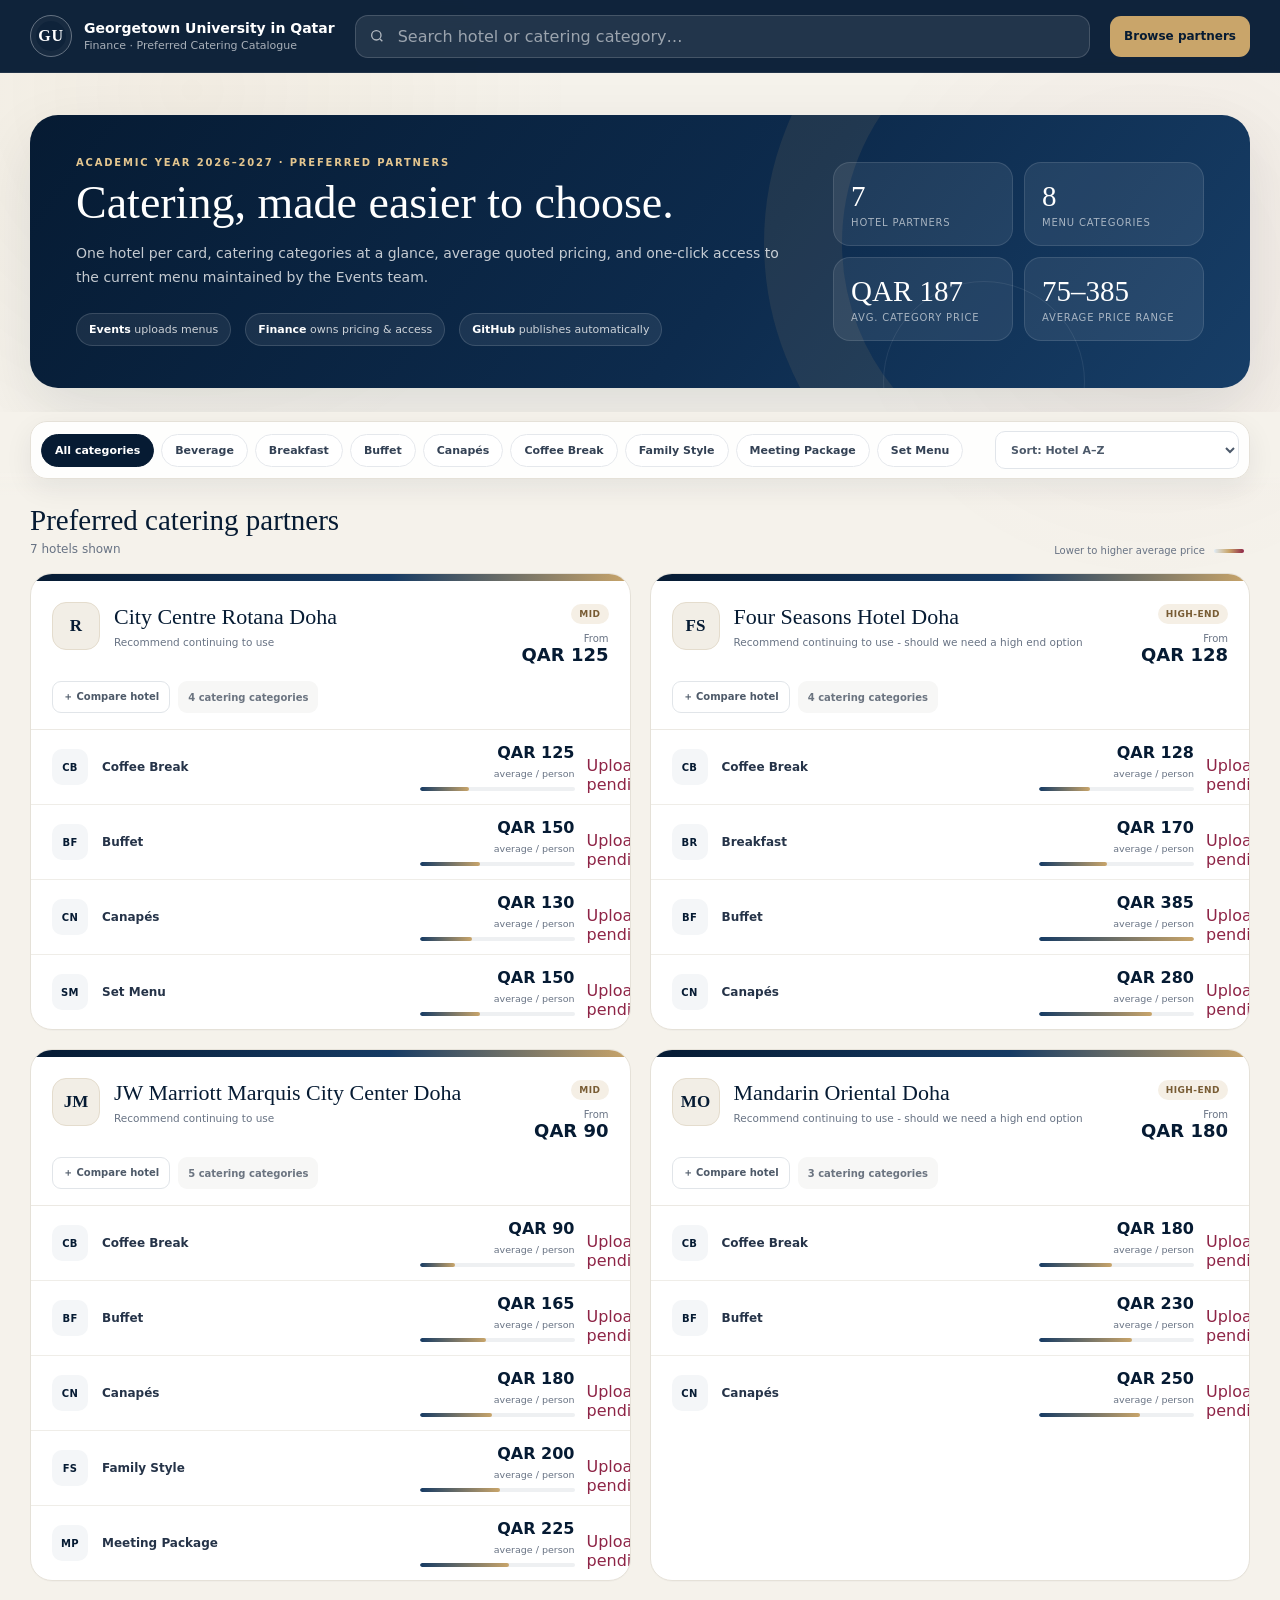
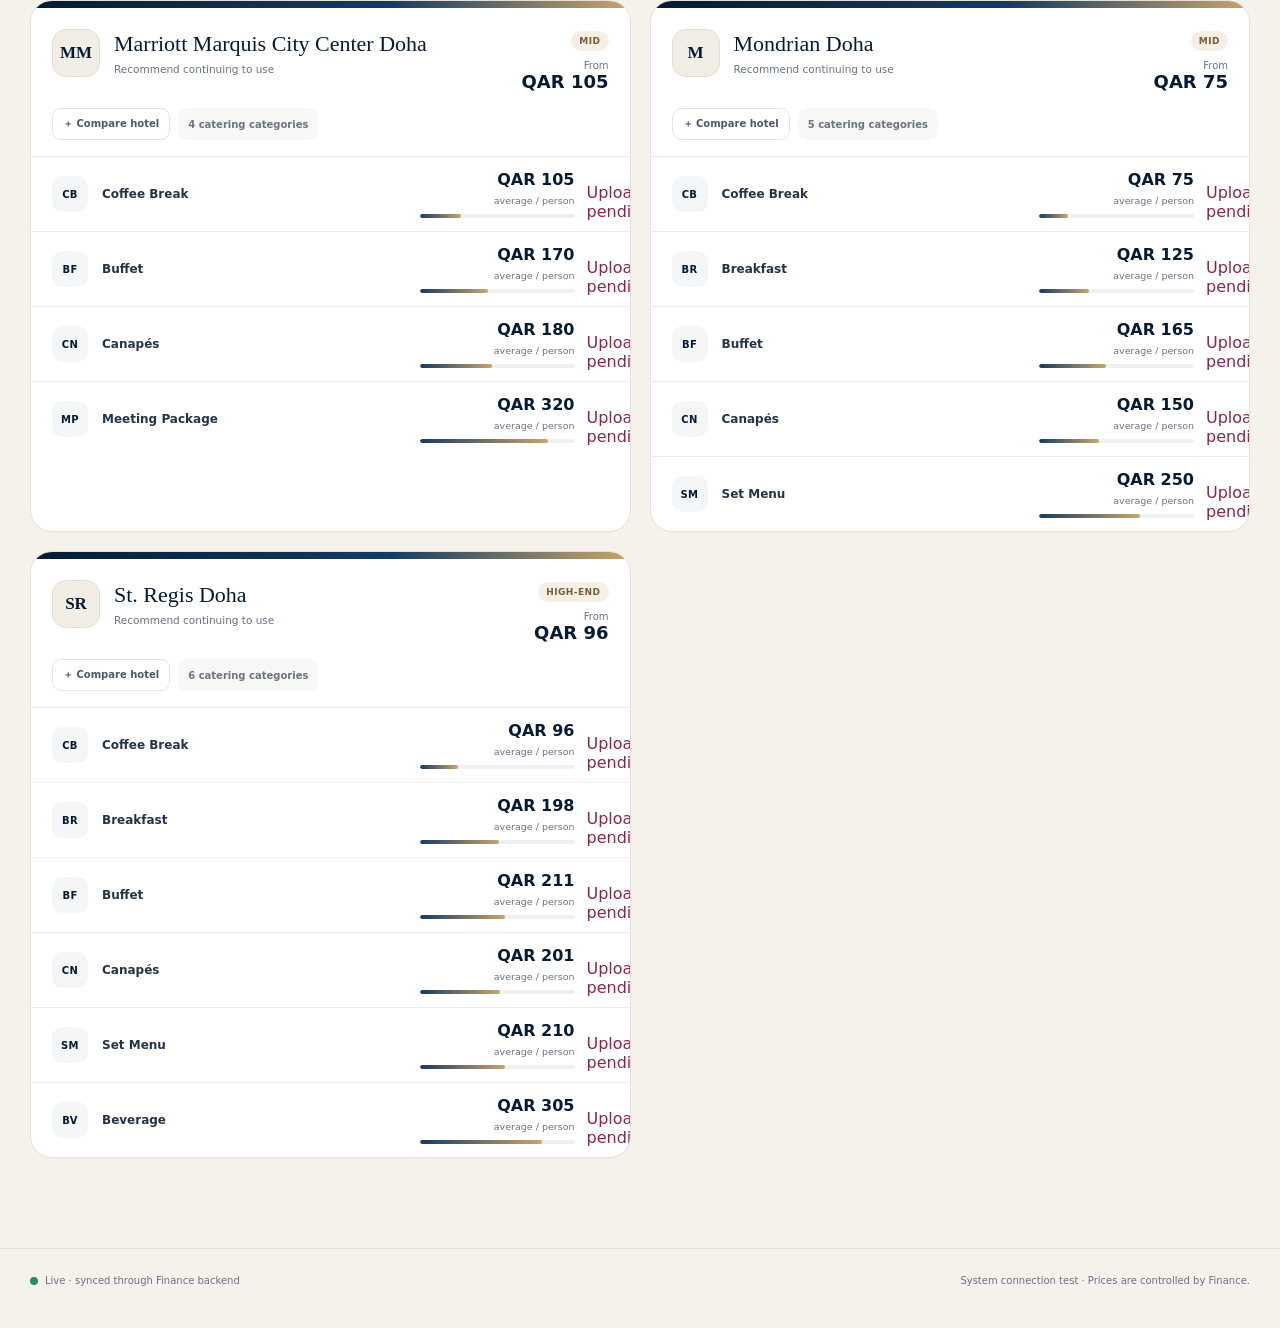
<file: index.html>
<!doctype html>
<html lang="en">
<head>
  <meta charset="utf-8">
  <meta name="viewport" content="width=device-width,initial-scale=1">
  <meta name="theme-color" content="#061b33">
  <title>GU-Q Catering Catalogue</title>
  <link rel="stylesheet" href="styles.css">
</head>
<body>
<header class="topbar">
  <div class="shell topbar-inner">
    <div class="identity"><div class="seal">GU</div><div><strong>Georgetown University in Qatar</strong><small>Finance · Preferred Catering Catalogue</small></div></div>
    <div class="top-search"><svg width="16" height="16" viewBox="0 0 24 24" fill="none" stroke="currentColor" stroke-width="2"><circle cx="11" cy="11" r="7"></circle><path d="m20 20-3.5-3.5"></path></svg><input id="search" placeholder="Search hotel or catering category…" aria-label="Search catalogue"></div>
    <div class="top-actions"><a class="btn btn-outline" id="eventsBtn" href="#" target="_blank" style="display:none;text-decoration:none">Events · Add menu</a><button class="btn btn-gold" onclick="document.getElementById('partners').scrollIntoView({behavior:'smooth'})">Browse partners</button></div>
  </div>
</header>
<section class="hero"><div class="shell"><div class="hero-panel"><div class="hero-grid"><div><div class="eyebrow">Academic Year 2026–2027 · Preferred Partners</div><h1>Catering, made easier to choose.</h1><p class="hero-lead">One hotel per card, catering categories at a glance, average quoted pricing, and one-click access to the current menu maintained by the Events team.</p><div class="hero-meta"><span class="meta-pill"><b>Events</b> uploads menus</span><span class="meta-pill"><b>Finance</b> owns pricing & access</span><span class="meta-pill"><b>GitHub</b> publishes automatically</span></div></div><div class="hero-stats"><div class="hero-stat"><strong id="statHotels">—</strong><span>Hotel partners</span></div><div class="hero-stat"><strong id="statCategories">—</strong><span>Menu categories</span></div><div class="hero-stat"><strong id="statAvg">—</strong><span>Avg. category price</span></div><div class="hero-stat"><strong id="statRange">—</strong><span>Average price range</span></div></div></div></div></div></section>
<div class="control-wrap"><div class="shell"><div class="control-panel"><div class="filters" id="filters"></div><select id="sort" class="sort" aria-label="Sort partners"><option value="name">Sort: Hotel A–Z</option><option value="price">Sort: Lowest starting price</option><option value="average">Sort: Lowest overall average</option></select></div></div></div>
<main id="partners" class="shell"><div class="section-head"><div><h2>Preferred catering partners</h2><p id="resultCount">Loading catalogue…</p></div><div class="legend">Lower to higher average price <span></span></div></div><div class="grid" id="grid"></div></main>
<footer class="footer"><div class="shell footer-inner"><div class="live"><span class="dot" id="statusDot"></span><span id="statusText">Loading catalogue data…</span></div><div><a href="CONNECTION_TEST.html" style="color:inherit">System connection test</a> · Prices are controlled by Finance.</div></div></footer>
<div class="compare-dock" id="compareDock"><strong style="font-size:11px">Compare</strong><div class="compare-items" id="compareItems"></div><button class="compare-clear" id="compareClear">Clear</button><button class="compare-open" id="compareOpen">Compare selected</button></div>
<div class="modal" id="compareModal"><div class="modal-card"><div class="modal-head"><h3>Hotel comparison</h3><button class="modal-close" id="modalClose">×</button></div><div class="matrix-wrap" id="matrixWrap"></div></div></div>
<script src="app.js"></script>
</body>
</html>
</file>
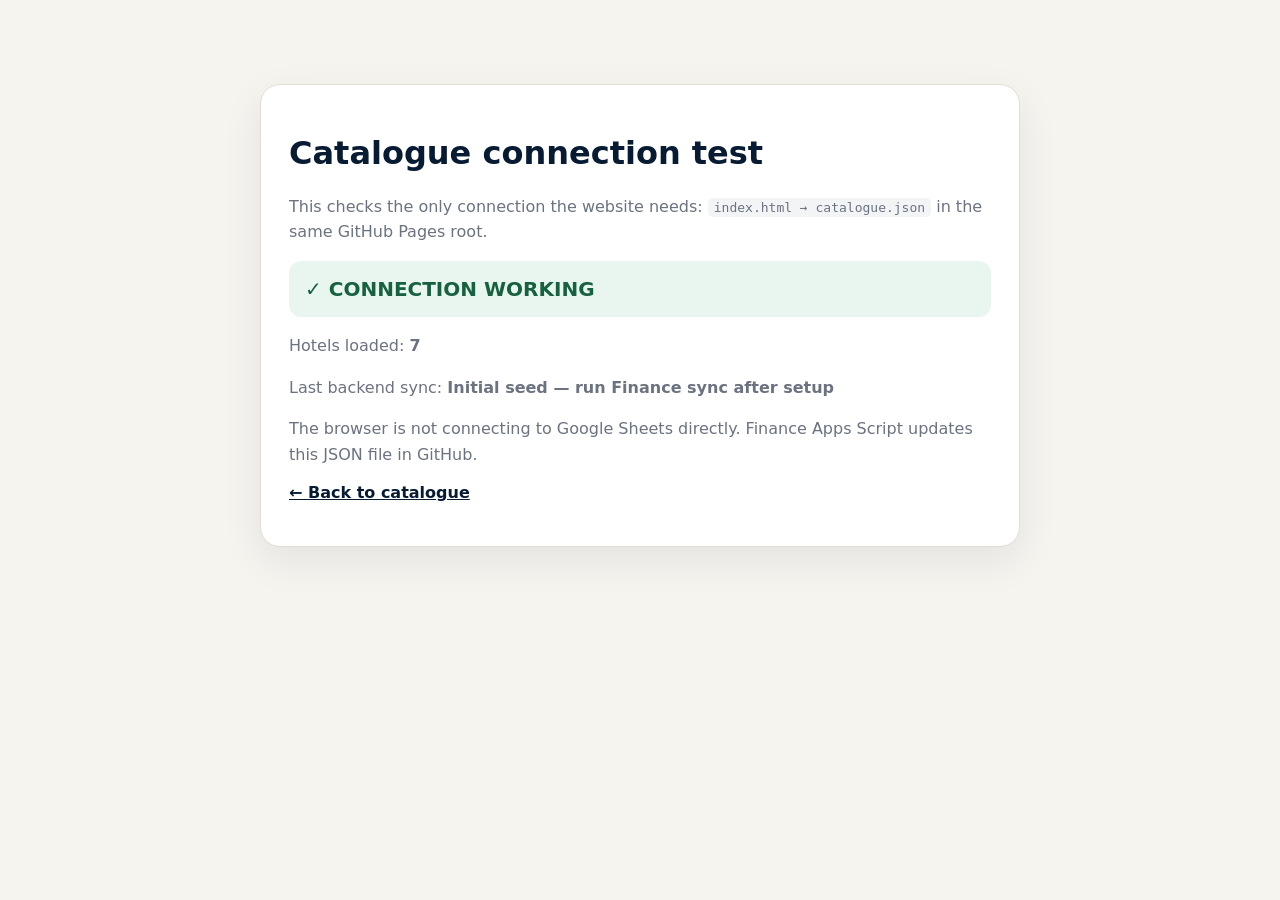
<file: CONNECTION_TEST.html>
<!doctype html><html><head><meta charset="utf-8"><meta name="viewport" content="width=device-width,initial-scale=1"><title>GU-Q Catalogue Connection Test</title><style>body{font-family:system-ui;background:#f6f4ef;color:#17202a;margin:0}.wrap{max-width:760px;margin:60px auto;padding:24px}.card{background:#fff;border:1px solid #e3ded4;border-radius:20px;padding:28px;box-shadow:0 14px 40px rgba(7,27,51,.08)}h1{color:#071b33}.status{font-size:20px;font-weight:800;padding:16px;border-radius:12px;background:#f3f4f6}.ok{background:#e9f6ef;color:#17613f}.bad{background:#fff0f0;color:#9b2226}code{background:#f2f4f6;padding:2px 6px;border-radius:5px}.small{color:#6b7280;line-height:1.6}a{color:#071b33;font-weight:700}</style></head><body><div class="wrap"><div class="card"><h1>Catalogue connection test</h1><p class="small">This checks the only connection the website needs: <code>index.html → catalogue.json</code> in the same GitHub Pages root.</p><div id="status" class="status">Testing…</div><div id="details" class="small"></div><p><a href="index.html">← Back to catalogue</a></p></div></div><script>fetch('catalogue.json?v='+Date.now(),{cache:'no-store'}).then(r=>{if(!r.ok)throw new Error('HTTP '+r.status);return r.json()}).then(d=>{if(!Array.isArray(d.hotels))throw new Error('JSON exists but does not contain a hotels array');document.getElementById('status').className='status ok';document.getElementById('status').textContent='✓ CONNECTION WORKING';document.getElementById('details').innerHTML='<p>Hotels loaded: <b>'+d.hotels.length+'</b></p><p>Last backend sync: <b>'+(d.generated_at||'Initial seed / not yet synced')+'</b></p><p>The browser is not connecting to Google Sheets directly. Finance Apps Script updates this JSON file in GitHub.</p>'}).catch(e=>{document.getElementById('status').className='status bad';document.getElementById('status').textContent='✕ CONNECTION FAILED';document.getElementById('details').innerHTML='<p><b>'+e.message+'</b></p><p>Confirm that <code>catalogue.json</code> is in the same GitHub repository root as <code>index.html</code>, and Pages is publishing <b>main / (root)</b>.</p>'})</script></body></html>
</file>
<file: styles.css>
:root{
 --navy:#061b33;--navy-2:#0d2b4d;--navy-3:#163b64;--cream:#f5f2eb;--paper:#ffffff;
 --ink:#162230;--muted:#687384;--line:#e5e1d8;--gold:#c9a56a;--burg:#8e2446;--green:#26705a;
 --shadow:0 22px 60px rgba(6,27,51,.10);--soft-shadow:0 9px 28px rgba(6,27,51,.07);
}
*{box-sizing:border-box}html{scroll-behavior:smooth}body{margin:0;background:var(--cream);color:var(--ink);font-family:Inter,ui-sans-serif,system-ui,-apple-system,BlinkMacSystemFont,"Segoe UI",sans-serif}
a{text-decoration:none;color:inherit}button,input,select{font:inherit}
body:before{content:"";position:fixed;inset:0;pointer-events:none;background-image:radial-gradient(circle at 15% 10%,rgba(201,165,106,.07),transparent 28%),radial-gradient(circle at 90% 30%,rgba(142,36,70,.045),transparent 24%);z-index:-1}
.shell{max-width:1440px;margin:0 auto;padding:0 30px}
.topbar{position:sticky;top:0;z-index:50;background:rgba(6,27,51,.96);backdrop-filter:blur(18px);color:white;border-bottom:1px solid rgba(255,255,255,.08)}
.topbar-inner{height:72px;display:flex;align-items:center;gap:20px}.identity{display:flex;align-items:center;gap:12px;min-width:300px}.seal{width:42px;height:42px;border:1px solid rgba(255,255,255,.36);border-radius:50%;display:grid;place-items:center;font-family:Georgia,serif;font-weight:700;letter-spacing:.04em;box-shadow:inset 0 0 0 5px rgba(255,255,255,.03)}.identity strong{font-size:14px;display:block}.identity small{display:block;font-size:11px;color:rgba(255,255,255,.64);margin-top:3px}
.top-search{position:relative;flex:1}.top-search svg{position:absolute;left:14px;top:50%;transform:translateY(-50%);opacity:.65}.top-search input{width:100%;height:43px;padding:0 15px 0 42px;border-radius:13px;border:1px solid rgba(255,255,255,.16);outline:none;background:rgba(255,255,255,.08);color:#fff;transition:.2s}.top-search input:focus{background:rgba(255,255,255,.12);border-color:rgba(201,165,106,.65)}.top-search input::placeholder{color:rgba(255,255,255,.55)}
.top-actions{display:flex;gap:9px}.btn{height:41px;border-radius:11px;border:0;padding:0 14px;font-weight:750;font-size:12px;cursor:pointer;transition:.18s}.btn-outline{background:transparent;color:#fff;border:1px solid rgba(255,255,255,.20)}.btn-outline:hover{border-color:rgba(255,255,255,.45)}.btn-gold{background:var(--gold);color:var(--navy)}
.hero{padding:42px 0 24px}.hero-panel{position:relative;overflow:hidden;border-radius:28px;background:linear-gradient(128deg,var(--navy) 0%,var(--navy-2) 58%,#173e67 100%);color:#fff;box-shadow:var(--shadow)}.hero-panel:before{content:"";position:absolute;width:460px;height:460px;border:78px solid rgba(201,165,106,.10);border-radius:50%;right:-130px;top:-180px}.hero-panel:after{content:"";position:absolute;width:200px;height:200px;border:1px solid rgba(255,255,255,.08);border-radius:50%;right:165px;bottom:-95px}.hero-grid{position:relative;z-index:2;display:grid;grid-template-columns:1.45fr .75fr;gap:40px;padding:42px 46px}.eyebrow{font-size:10px;text-transform:uppercase;letter-spacing:.18em;color:#e4c68f;font-weight:850}.hero h1{font-family:Georgia,serif;font-weight:500;font-size:46px;line-height:1.02;margin:12px 0 14px}.hero-lead{max-width:760px;color:rgba(255,255,255,.76);font-size:14px;line-height:1.72;margin:0}.hero-meta{display:flex;gap:14px;flex-wrap:wrap;margin-top:24px}.meta-pill{border:1px solid rgba(255,255,255,.14);background:rgba(255,255,255,.07);padding:9px 12px;border-radius:999px;font-size:11px;color:rgba(255,255,255,.78)}.meta-pill b{color:#fff}
.hero-stats{display:grid;grid-template-columns:1fr 1fr;gap:11px;align-content:center}.hero-stat{background:rgba(255,255,255,.08);border:1px solid rgba(255,255,255,.11);border-radius:17px;padding:17px}.hero-stat strong{display:block;font-family:Georgia,serif;font-size:29px;font-weight:500}.hero-stat span{display:block;margin-top:4px;font-size:10px;color:rgba(255,255,255,.60);text-transform:uppercase;letter-spacing:.08em}
.control-wrap{position:sticky;top:72px;z-index:35;padding:9px 0 17px;background:linear-gradient(to bottom,var(--cream) 72%,rgba(245,242,235,0))}.control-panel{display:flex;align-items:center;gap:10px;min-height:58px;padding:9px 10px;background:rgba(255,255,255,.90);backdrop-filter:blur(16px);border:1px solid var(--line);border-radius:17px;box-shadow:var(--soft-shadow)}.filters{display:flex;gap:7px;overflow-x:auto;scrollbar-width:none;flex:1}.filters::-webkit-scrollbar{display:none}.filter-chip{border:1px solid #e5e8ec;background:#fff;color:#334154;border-radius:999px;padding:9px 13px;font-size:11px;font-weight:800;white-space:nowrap;cursor:pointer;transition:.18s}.filter-chip:hover{border-color:#b7c0cb}.filter-chip.active{background:var(--navy);border-color:var(--navy);color:#fff}.sort{height:38px;border:1px solid #e1e5ea;border-radius:10px;background:#fff;padding:0 32px 0 11px;color:#4c596a;font-size:11px;font-weight:700}
.section-head{display:flex;justify-content:space-between;align-items:end;gap:20px;margin:8px 0 17px}.section-head h2{font-family:Georgia,serif;font-size:29px;font-weight:500;margin:0;color:var(--navy)}.section-head p{font-size:12px;color:var(--muted);margin:5px 0 0}.legend{font-size:10px;color:var(--muted);white-space:nowrap}.legend span{display:inline-block;width:30px;height:4px;border-radius:99px;background:linear-gradient(90deg,#dfebf5,var(--gold),var(--burg));vertical-align:middle;margin:0 6px}
.grid{display:grid;grid-template-columns:repeat(2,minmax(0,1fr));gap:19px;padding-bottom:90px}.hotel-card{position:relative;background:var(--paper);border:1px solid var(--line);border-radius:22px;overflow:hidden;box-shadow:0 1px 0 rgba(6,27,51,.02);transition:transform .22s,box-shadow .22s,border-color .22s}.hotel-card:hover{transform:translateY(-3px);box-shadow:var(--shadow);border-color:#d8d2c6}.hotel-band{height:7px;background:linear-gradient(90deg,var(--navy),var(--navy-3) 60%,var(--gold))}.hotel-header{display:grid;grid-template-columns:auto 1fr auto;gap:14px;align-items:start;padding:21px 21px 16px}.monogram{width:48px;height:48px;border-radius:14px;display:grid;place-items:center;background:#f2eee6;border:1px solid #e4dccd;color:var(--navy);font-family:Georgia,serif;font-size:17px;font-weight:700}.hotel-title h3{font-family:Georgia,serif;font-size:22px;font-weight:500;color:var(--navy);margin:2px 0 5px}.hotel-title p{font-size:10.5px;color:var(--muted);line-height:1.45;margin:0;max-width:430px}.hotel-summary{text-align:right}.tier{display:inline-block;border-radius:999px;padding:5px 8px;background:#f5efe5;color:#785c34;font-size:9px;font-weight:850;text-transform:uppercase;letter-spacing:.05em}.from{margin-top:9px;font-size:10px;color:var(--muted)}.from strong{display:block;color:var(--navy);font-size:18px}.hotel-tools{display:flex;gap:8px;padding:0 21px 16px}.compare-toggle{height:32px;padding:0 10px;border-radius:9px;border:1px solid #e1e5e9;background:#fff;color:#4d5968;font-size:10px;font-weight:800;cursor:pointer}.compare-toggle.selected{background:#eef4f8;color:var(--navy);border-color:#b9c9d7}.count-badge{height:32px;display:flex;align-items:center;padding:0 10px;border-radius:9px;background:#f7f7f6;color:#6b7480;font-size:10px;font-weight:750}
.category-list{border-top:1px solid #ece9e3}.category-link{display:grid;grid-template-columns:38px 1fr 155px 22px;gap:12px;align-items:center;padding:13px 21px;border-bottom:1px solid #efede8;transition:.17s}.category-link:last-child{border-bottom:0}.category-link:hover{background:#faf9f6}.category-icon{width:36px;height:36px;border-radius:10px;background:#f4f6f8;display:grid;place-items:center;color:var(--navy);font-size:10px;font-weight:900;letter-spacing:.03em}.category-name{font-size:12px;font-weight:800;color:#253348}.price-block{text-align:right}.price-block strong{font-size:16px;color:var(--navy);display:block}.price-block span{font-size:9.5px;color:var(--muted)}.price-track{height:4px;border-radius:99px;background:#eef0f2;margin-top:6px;overflow:hidden}.price-track i{display:block;height:100%;border-radius:inherit;background:linear-gradient(90deg,var(--navy-3),var(--gold));width:40%}.arrow{width:22px;height:22px;border-radius:50%;display:grid;place-items:center;color:var(--burg);transition:.17s}.category-link:hover .arrow{background:#f6eaee;transform:translateX(2px)}
.empty{grid-column:1/-1;border:1px dashed #c9cfd6;background:#fff;border-radius:20px;padding:45px;text-align:center;color:var(--muted)}
.compare-dock{position:fixed;left:50%;bottom:18px;transform:translate(-50%,120px);opacity:0;pointer-events:none;z-index:80;width:min(980px,calc(100% - 32px));background:rgba(6,27,51,.97);backdrop-filter:blur(16px);color:#fff;border:1px solid rgba(255,255,255,.10);border-radius:17px;box-shadow:0 22px 70px rgba(0,0,0,.30);padding:11px 12px;display:flex;align-items:center;gap:10px;transition:.28s}.compare-dock.show{transform:translate(-50%,0);opacity:1;pointer-events:auto}.compare-items{display:flex;gap:7px;flex:1;overflow:auto}.compare-item{white-space:nowrap;background:rgba(255,255,255,.09);border:1px solid rgba(255,255,255,.08);border-radius:9px;padding:8px 10px;font-size:10px}.compare-open{height:36px;border:0;border-radius:10px;background:var(--gold);color:var(--navy);font-weight:850;font-size:11px;padding:0 14px;cursor:pointer}.compare-clear{height:36px;border:1px solid rgba(255,255,255,.16);border-radius:10px;background:transparent;color:#fff;font-weight:750;font-size:10px;padding:0 12px;cursor:pointer}
.modal{position:fixed;inset:0;display:none;align-items:center;justify-content:center;padding:20px;background:rgba(3,13,26,.66);z-index:100}.modal.show{display:flex}.modal-card{width:min(1040px,100%);max-height:86vh;overflow:auto;background:#fff;border-radius:23px;box-shadow:0 35px 100px rgba(0,0,0,.36)}.modal-head{position:sticky;top:0;z-index:3;background:#fff;border-bottom:1px solid var(--line);display:flex;justify-content:space-between;align-items:center;padding:20px 22px}.modal-head h3{font-family:Georgia,serif;font-size:25px;color:var(--navy);font-weight:500;margin:0}.modal-close{width:36px;height:36px;border:0;border-radius:50%;background:#f1f3f5;font-size:19px;cursor:pointer}.matrix-wrap{padding:8px 22px 24px;overflow:auto}.matrix{width:100%;border-collapse:collapse;font-size:11px}.matrix th,.matrix td{padding:12px 10px;border-bottom:1px solid #ece9e3;text-align:center}.matrix th:first-child,.matrix td:first-child{text-align:left;position:sticky;left:0;background:#fff}.matrix th{font-size:9px;text-transform:uppercase;letter-spacing:.07em;color:var(--muted)}.matrix .hotel-col{font-family:Georgia,serif;font-size:13px;color:var(--navy);text-transform:none;letter-spacing:0}.matrix a{font-weight:850;color:var(--burg)}
.footer{border-top:1px solid var(--line);padding:26px 0 42px;color:var(--muted);font-size:10px}.footer-inner{display:flex;justify-content:space-between;gap:20px}.live{display:flex;align-items:center;gap:7px}.dot{width:8px;height:8px;border-radius:50%;background:#d19a36}.dot.live-on{background:#2c8a66}
@media(max-width:1060px){.hero-grid{grid-template-columns:1fr}.hero-stats{grid-template-columns:repeat(4,1fr)}.grid{grid-template-columns:1fr}.identity{min-width:240px}}
@media(max-width:760px){.shell{padding:0 14px}.topbar-inner{height:64px}.identity{min-width:auto}.identity small,.top-actions{display:none}.hero{padding-top:22px}.hero-grid{padding:27px 23px}.hero h1{font-size:35px}.hero-stats{grid-template-columns:1fr 1fr}.control-wrap{top:64px}.control-panel{display:block}.sort{display:none}.hotel-header{grid-template-columns:auto 1fr}.hotel-summary{grid-column:1/-1;text-align:left;display:flex;align-items:center;gap:12px}.from{margin:0}.from strong{display:inline;margin-left:4px}.category-link{grid-template-columns:34px 1fr 120px 18px;padding:12px 15px}.hotel-tools{padding-left:15px;padding-right:15px}.hotel-header{padding-left:15px;padding-right:15px}.section-head .legend{display:none}.footer-inner{display:block}.footer-inner>*+*{margin-top:8px}}
@media(max-width:480px){.top-search input{font-size:12px}.identity strong{font-size:12px}.seal{width:37px;height:37px}.hero h1{font-size:31px}.hero-meta{display:none}.category-link{grid-template-columns:32px 1fr 96px}.arrow{display:none}.price-block strong{font-size:14px}}
</file>
